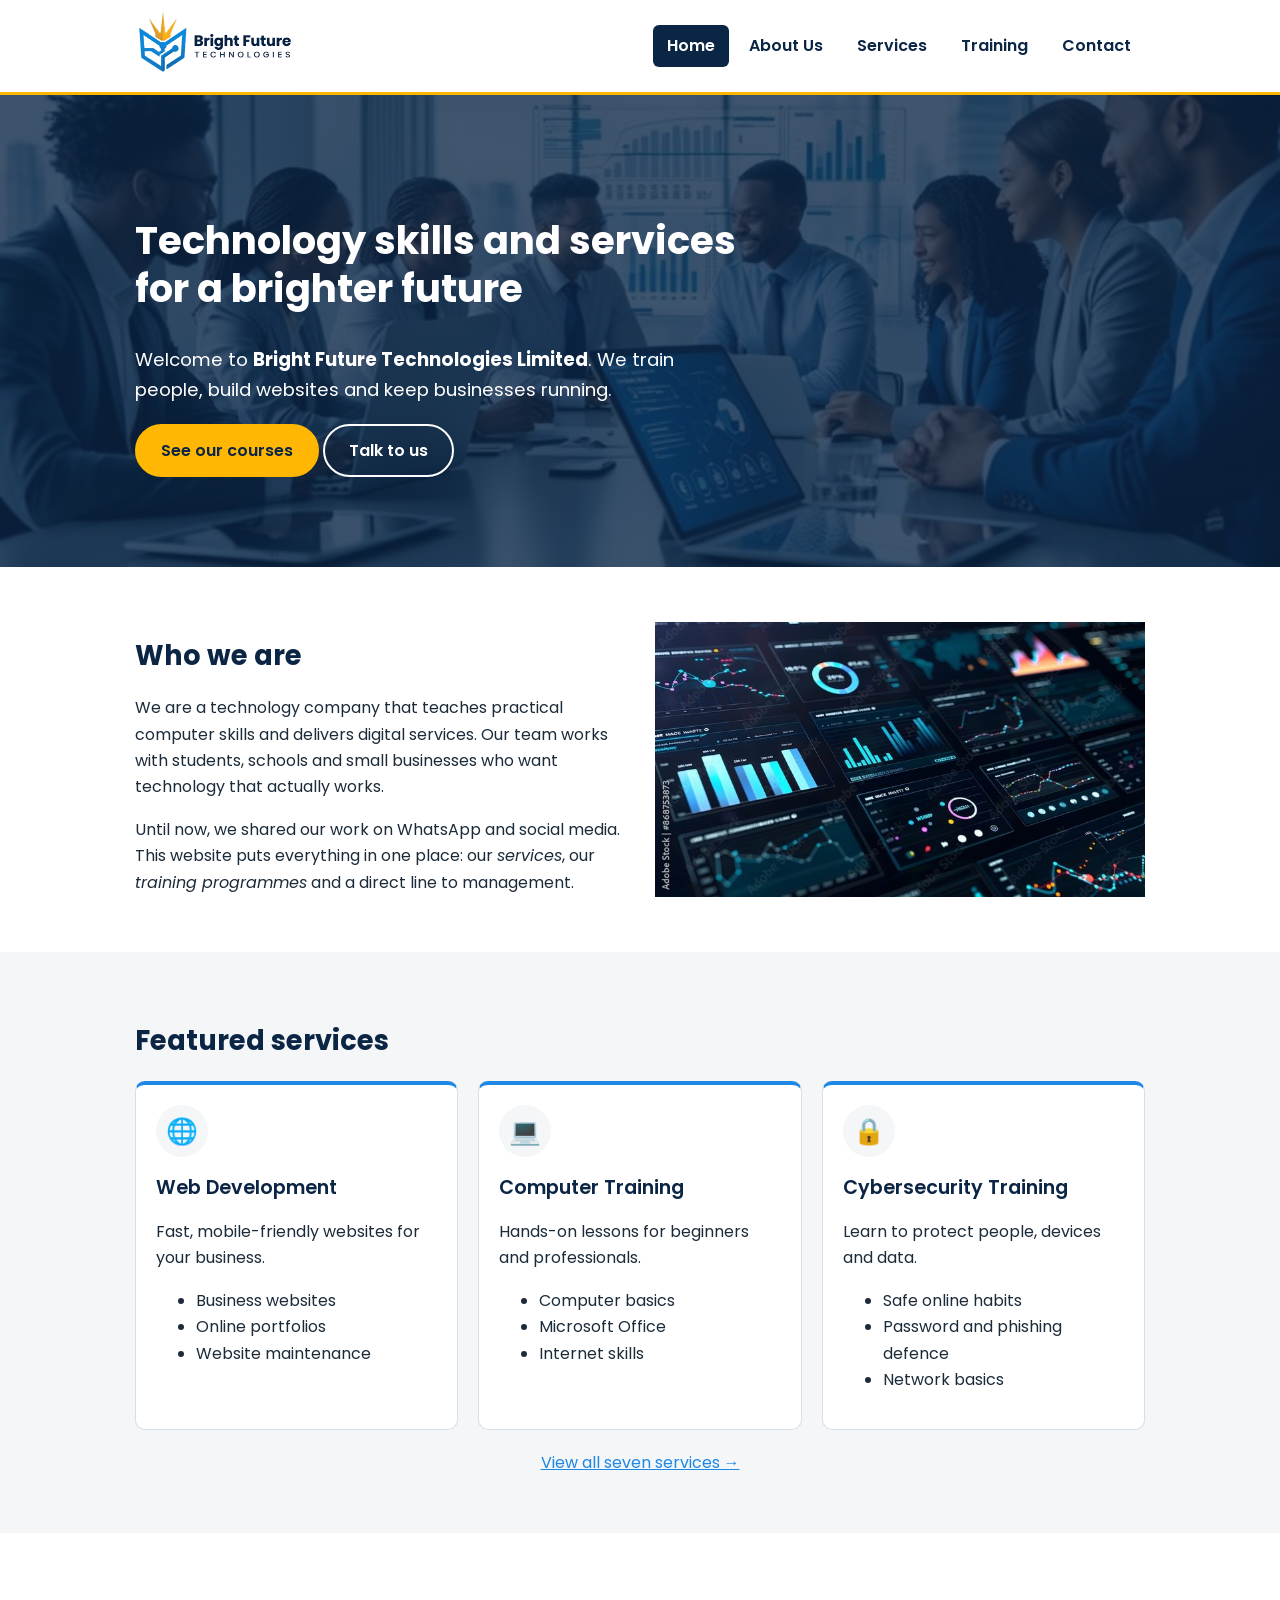
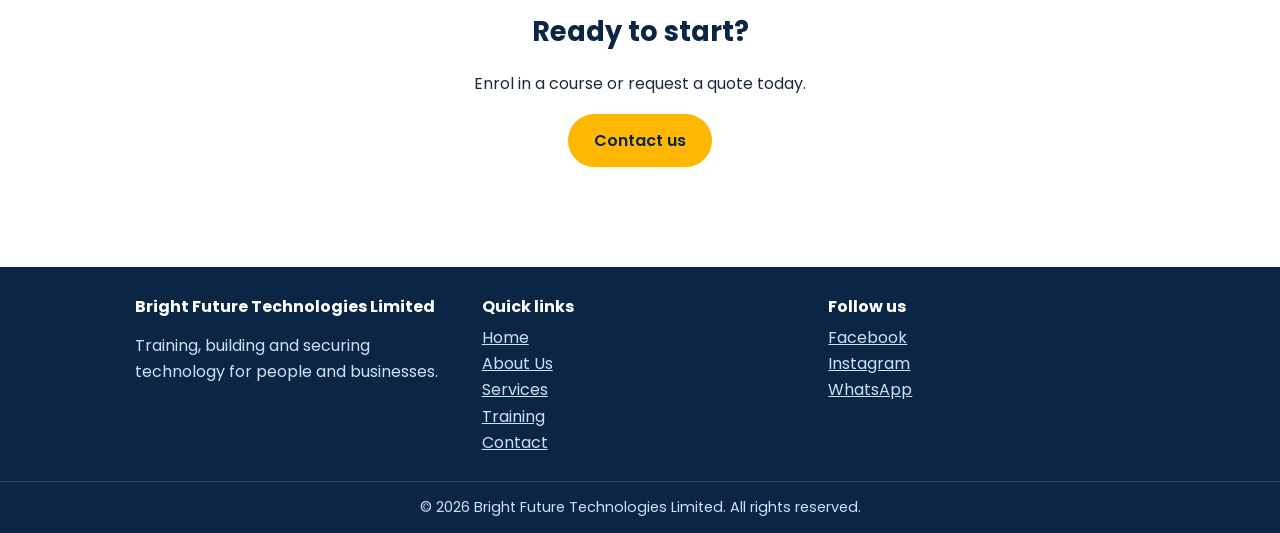
<file: index.html>
<!DOCTYPE html>
<!-- Home | Bright Future Technologies Limited -->
<html lang="en">
<head>
<meta charset="UTF-8">
<meta name="viewport" content="width=device-width, initial-scale=1.0">
<meta name="description" content="Bright Future Technologies offers computer training, web development, data analysis, graphics design, cybersecurity training, IT consultancy and repairs.">
<title>Home | Bright Future Technologies</title>
<link rel="icon" href="images/favicon.png">
<link rel="preconnect" href="https://fonts.googleapis.com">
<link href="https://fonts.googleapis.com/css2?family=Poppins:wght@400;600;700&display=swap" rel="stylesheet">
<link rel="stylesheet" href="css/style.css">
</head>
<body>
<!-- Site header and navigation (same on every page) -->
<header class="site-header">
<div class="container bar">
<a href="index.html" class="brand"><img src="images/logo.png" alt="Bright Future Technologies logo" width="160"></a>
<nav aria-label="Main navigation"><ul class="menu"><li><a href="index.html" class="active" aria-current="page">Home</a></li><li><a href="about.html">About Us</a></li><li><a href="services.html">Services</a></li><li><a href="training.html">Training</a></li><li><a href="contact.html">Contact</a></li></ul></nav>
</div>
</header>
<main>
<!-- Hero banner (ID selector + background image) -->
<section id="hero"><div class="container">
<h1>Technology skills and services for a brighter future</h1>
<p>Welcome to <strong>Bright Future Technologies Limited</strong>. We train people, build websites and keep businesses running.</p>
<a class="btn" href="training.html">See our courses</a> <a class="btn btn-light" href="contact.html">Talk to us</a>
</div></section>
<section class="container intro"><div><h2>Who we are</h2>
<p>We are a technology company that teaches practical computer skills and delivers digital services. Our team works with students, schools and small businesses who want technology that actually works.</p>
<p>Until now, we shared our work on WhatsApp and social media. This website puts everything in one place: our <em>services</em>, our <em>training programmes</em> and a direct line to management.</p></div>
<img src="images/services.jpg" alt="A customer service dashboard with sentiment analysis graphs, optimizing customer support Stock Photo" width="450" height="260"></section>
<section class="band"><div class="container"><h2>Featured services</h2>
<div class="cards"><article class="card"><span class="icon" aria-hidden="true">🌐</span><h3>Web Development</h3><p>Fast, mobile-friendly websites for your business.</p><ul><li>Business websites</li><li>Online portfolios</li><li>Website maintenance</li></ul></article><article class="card"><span class="icon" aria-hidden="true">💻</span><h3>Computer Training</h3><p>Hands-on lessons for beginners and professionals.</p><ul><li>Computer basics</li><li>Microsoft Office</li><li>Internet skills</li></ul></article><article class="card"><span class="icon" aria-hidden="true">🔒</span><h3>Cybersecurity Training</h3><p>Learn to protect people, devices and data.</p><ul><li>Safe online habits</li><li>Password and phishing defence</li><li>Network basics</li></ul></article></div>
<p class="center"><a href="services.html">View all seven services &rarr;</a></p></div></section>
<section class="container cta"><h2>Ready to start?</h2><p>Enrol in a course or request a quote today.</p><a class="btn" href="contact.html">Contact us</a></section>
</main>
<!-- Site footer -->
<footer class="site-footer">
<div class="container foot">
<div><h5>Bright Future Technologies Limited</h5><p>Training, building and securing technology for people and businesses.</p></div>
<div><h6>Quick links</h6><ul><li><a href="index.html">Home</a></li><li><a href="about.html">About Us</a></li><li><a href="services.html">Services</a></li><li><a href="training.html">Training</a></li><li><a href="contact.html">Contact</a></li></ul></div>
<div><h6>Follow us</h6><ul><li><a href="https://www.facebook.com" target="_blank" rel="noopener">Facebook</a></li><li><a href="https://www.instagram.com" target="_blank" rel="noopener">Instagram</a></li><li><a href="https://wa.me/2348000000000" target="_blank" rel="noopener">WhatsApp</a></li></ul></div>
</div>
<p class="copy">&copy; 2026 Bright Future Technologies Limited. All rights reserved.</p>
</footer>
</body>
</html>
</file>
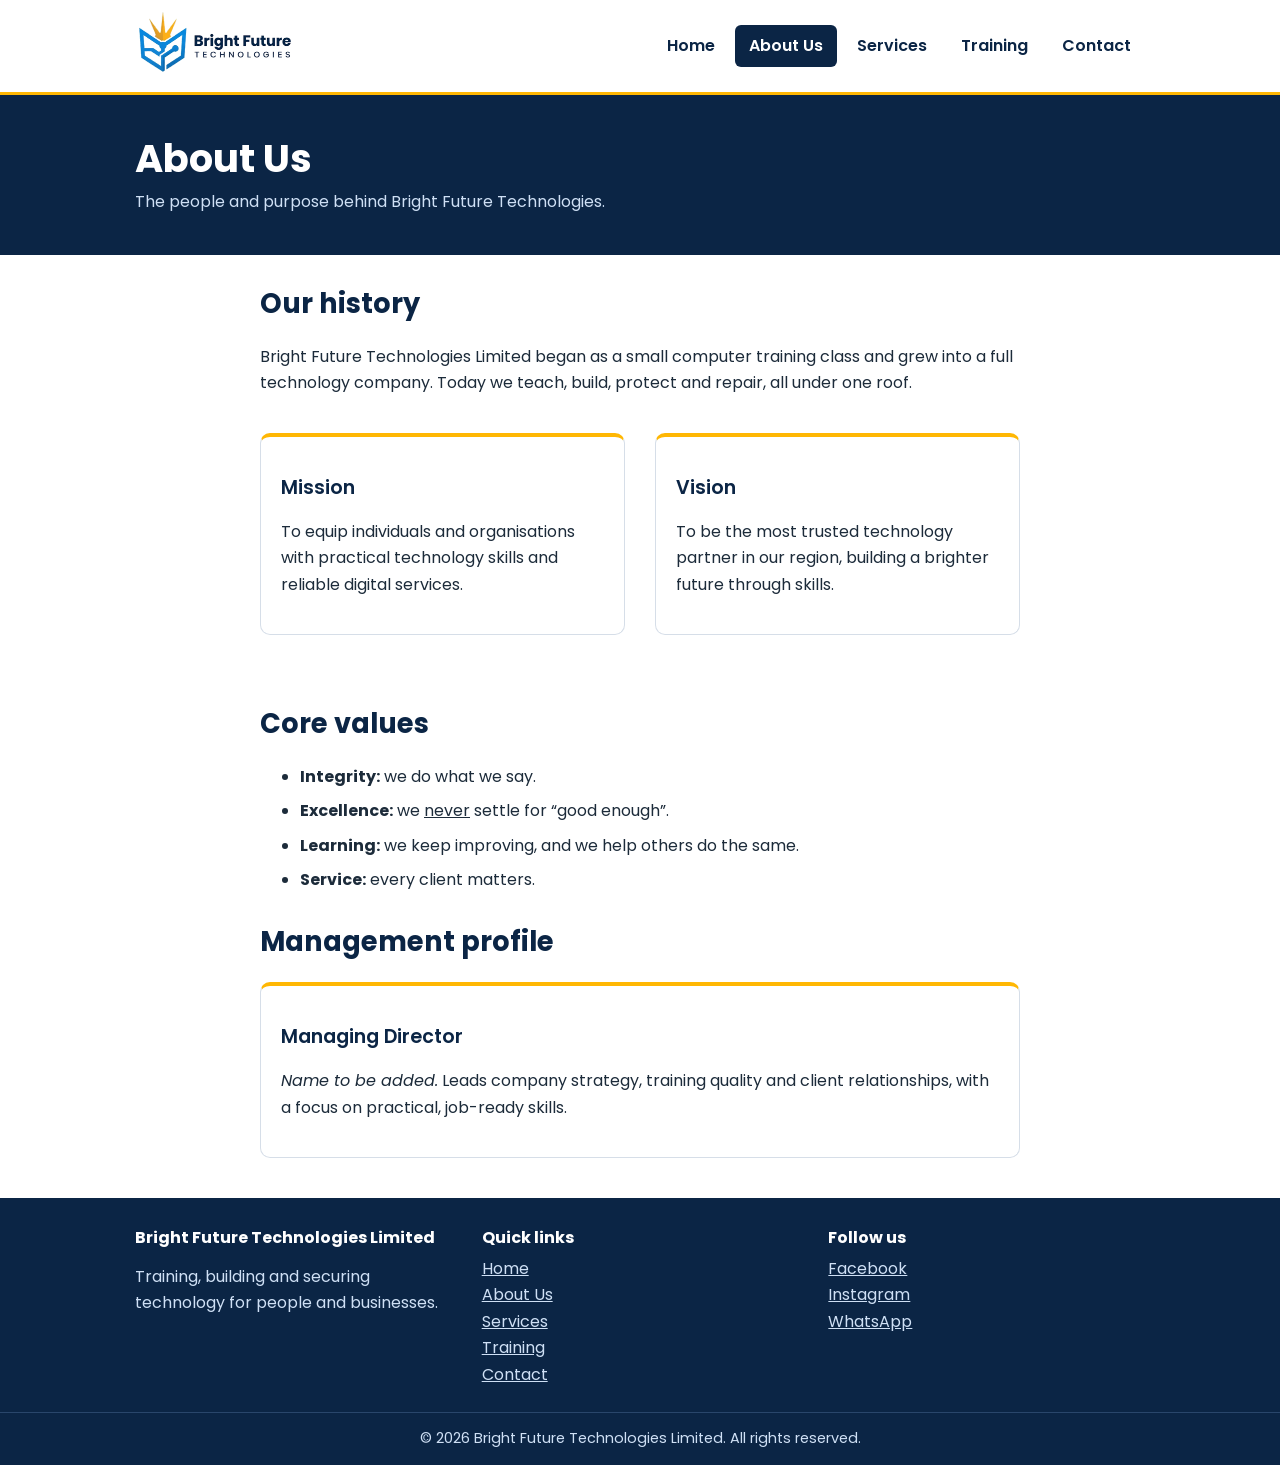
<file: about.html>
<!DOCTYPE html>
<!-- About Us | Bright Future Technologies Limited -->
<html lang="en">
<head>
<meta charset="UTF-8">
<meta name="viewport" content="width=device-width, initial-scale=1.0">
<meta name="description" content="Learn about the history, mission, vision and values of Bright Future Technologies.">
<title>About Us | Bright Future Technologies</title>
<link rel="icon" href="images/favicon.png">
<link rel="preconnect" href="https://fonts.googleapis.com">
<link href="https://fonts.googleapis.com/css2?family=Poppins:wght@400;600;700&display=swap" rel="stylesheet">
<link rel="stylesheet" href="css/style.css">
</head>
<body>
<!-- Site header and navigation (same on every page) -->
<header class="site-header">
<div class="container bar">
<a href="index.html" class="brand"><img src="images/logo.png" alt="Bright Future Technologies logo" width="160"></a>
<nav aria-label="Main navigation"><ul class="menu"><li><a href="index.html">Home</a></li><li><a href="about.html" class="active" aria-current="page">About Us</a></li><li><a href="services.html">Services</a></li><li><a href="training.html">Training</a></li><li><a href="contact.html">Contact</a></li></ul></nav>
</div>
</header>
<main>
<section class="page-title"><div class="container"><h1>About Us</h1><p>The people and purpose behind Bright Future Technologies.</p></div></section>
<section class="container narrow"><h2>Our history</h2>
<p>Bright Future Technologies Limited began as a small computer training class and grew into a full technology company. Today we teach, build, protect and repair, all under one roof.</p>
<div class="two"><article class="panel"><h3>Mission</h3><p>To equip individuals and organisations with practical technology skills and reliable digital services.</p></article>
<article class="panel"><h3>Vision</h3><p>To be the most trusted technology partner in our region, building a brighter future through skills.</p></article></div>
<h2>Core values</h2>
<ul class="values"><li><strong>Integrity:</strong> we do what we say.</li><li><strong>Excellence:</strong> we <u>never</u> settle for &ldquo;good enough&rdquo;.</li><li><strong>Learning:</strong> we keep improving, and we help others do the same.</li><li><strong>Service:</strong> every client matters.</li></ul>
<h2>Management profile</h2>
<article class="panel"><h3>Managing Director</h3><p><em>Name to be added.</em> Leads company strategy, training quality and client relationships, with a focus on practical, job-ready skills.</p></article>
</section>
</main>
<!-- Site footer -->
<footer class="site-footer">
<div class="container foot">
<div><h5>Bright Future Technologies Limited</h5><p>Training, building and securing technology for people and businesses.</p></div>
<div><h6>Quick links</h6><ul><li><a href="index.html">Home</a></li><li><a href="about.html">About Us</a></li><li><a href="services.html">Services</a></li><li><a href="training.html">Training</a></li><li><a href="contact.html">Contact</a></li></ul></div>
<div><h6>Follow us</h6><ul><li><a href="https://www.facebook.com" target="_blank" rel="noopener">Facebook</a></li><li><a href="https://www.instagram.com" target="_blank" rel="noopener">Instagram</a></li><li><a href="https://wa.me/2348000000000" target="_blank" rel="noopener">WhatsApp</a></li></ul></div>
</div>
<p class="copy">&copy; 2026 Bright Future Technologies Limited. All rights reserved.</p>
</footer>
</body>
</html>
</file>
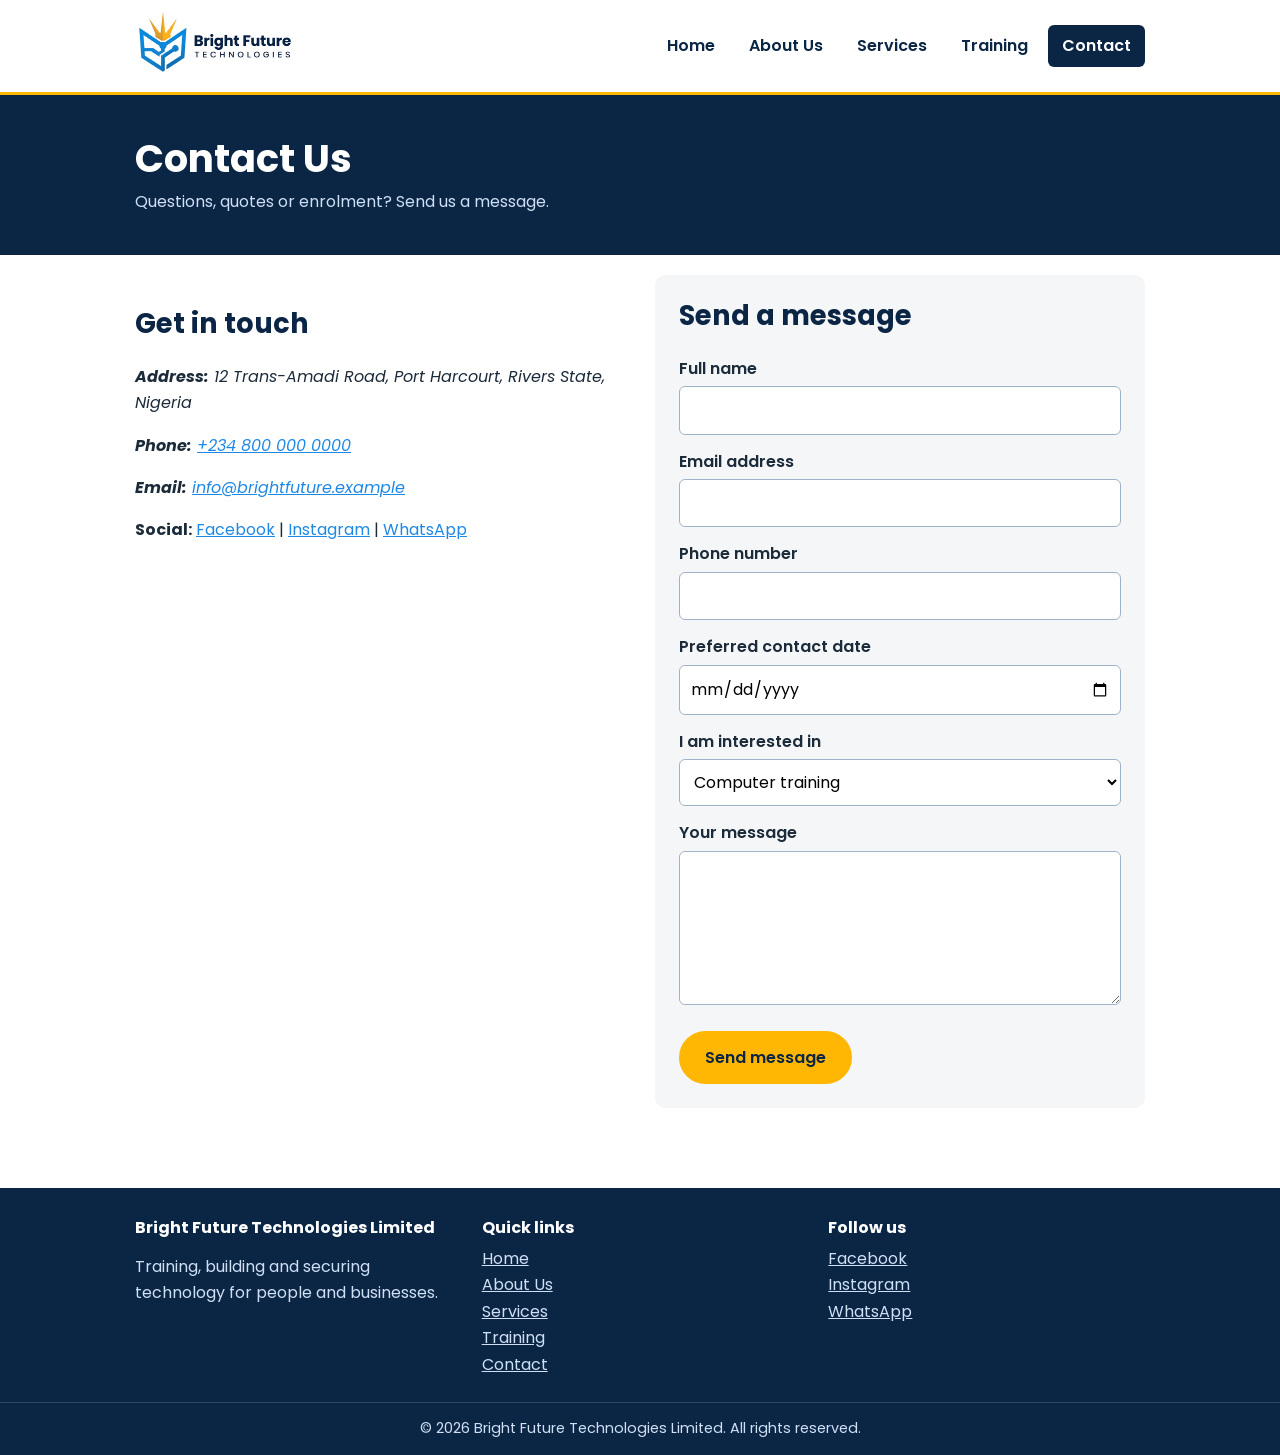
<file: contact.html>
<!DOCTYPE html>
<!-- Contact Us | Bright Future Technologies Limited -->
<html lang="en">
<head>
<meta charset="UTF-8">
<meta name="viewport" content="width=device-width, initial-scale=1.0">
<meta name="description" content="Contact Bright Future Technologies by phone, email or form.">
<title>Contact Us | Bright Future Technologies</title>
<link rel="icon" href="images/favicon.png">
<link rel="preconnect" href="https://fonts.googleapis.com">
<link href="https://fonts.googleapis.com/css2?family=Poppins:wght@400;600;700&display=swap" rel="stylesheet">
<link rel="stylesheet" href="css/style.css">
</head>
<body>
<!-- Site header and navigation (same on every page) -->
<header class="site-header">
<div class="container bar">
<a href="index.html" class="brand"><img src="images/logo.png" alt="Bright Future Technologies logo" width="160"></a>
<nav aria-label="Main navigation"><ul class="menu"><li><a href="index.html">Home</a></li><li><a href="about.html">About Us</a></li><li><a href="services.html">Services</a></li><li><a href="training.html">Training</a></li><li><a href="contact.html" class="active" aria-current="page">Contact</a></li></ul></nav>
</div>
</header>
<main>
<section class="page-title"><div class="container"><h1>Contact Us</h1><p>Questions, quotes or enrolment? Send us a message.</p></div></section>
<section class="container two">
<div><h2>Get in touch</h2>
<address><p><strong>Address:</strong> 12 Trans-Amadi Road, Port Harcourt, Rivers State, Nigeria</p>
<p><strong>Phone:</strong> <a href="tel:+2348000000000">+234 800 000 0000</a></p>
<p><strong>Email:</strong> <a href="mailto:info@brightfuture.example">info@brightfuture.example</a></p></address>
<p><strong>Social:</strong> <a href="https://www.facebook.com" target="_blank" rel="noopener">Facebook</a> | <a href="https://www.instagram.com" target="_blank" rel="noopener">Instagram</a> | <a href="https://wa.me/2348000000000" target="_blank" rel="noopener">WhatsApp</a></p>
<iframe title="Map showing Port Harcourt" src="https://www.google.com/maps?q=Port+Harcourt,+Nigeria&amp;output=embed" width="100%" height="260" loading="lazy"></iframe></div>
<form id="contact-form" action="#" method="post">
<h2>Send a message</h2>
<!-- Front-end demo only: no backend, so nothing is actually sent -->
<label for="name">Full name</label><input type="text" id="name" name="name" required>
<label for="email">Email address</label><input type="email" id="email" name="email" required>
<label for="phone">Phone number</label><input type="tel" id="phone" name="phone">
<label for="date">Preferred contact date</label><input type="date" id="date" name="date">
<label for="topic">I am interested in</label>
<select id="topic" name="topic"><option>Computer training</option><option>Web development</option><option>Data analysis</option><option>Graphics design</option><option>Cybersecurity training</option><option>IT consultancy</option><option>Computer repairs</option></select>
<label for="msg">Your message</label><textarea id="msg" name="msg" rows="5" required></textarea>
<button type="submit" class="btn">Send message</button>
</form></section>
</main>
<!-- Site footer -->
<footer class="site-footer">
<div class="container foot">
<div><h5>Bright Future Technologies Limited</h5><p>Training, building and securing technology for people and businesses.</p></div>
<div><h6>Quick links</h6><ul><li><a href="index.html">Home</a></li><li><a href="about.html">About Us</a></li><li><a href="services.html">Services</a></li><li><a href="training.html">Training</a></li><li><a href="contact.html">Contact</a></li></ul></div>
<div><h6>Follow us</h6><ul><li><a href="https://www.facebook.com" target="_blank" rel="noopener">Facebook</a></li><li><a href="https://www.instagram.com" target="_blank" rel="noopener">Instagram</a></li><li><a href="https://wa.me/2348000000000" target="_blank" rel="noopener">WhatsApp</a></li></ul></div>
</div>
<p class="copy">&copy; 2026 Bright Future Technologies Limited. All rights reserved.</p>
</footer>
</body>
</html>
</file>
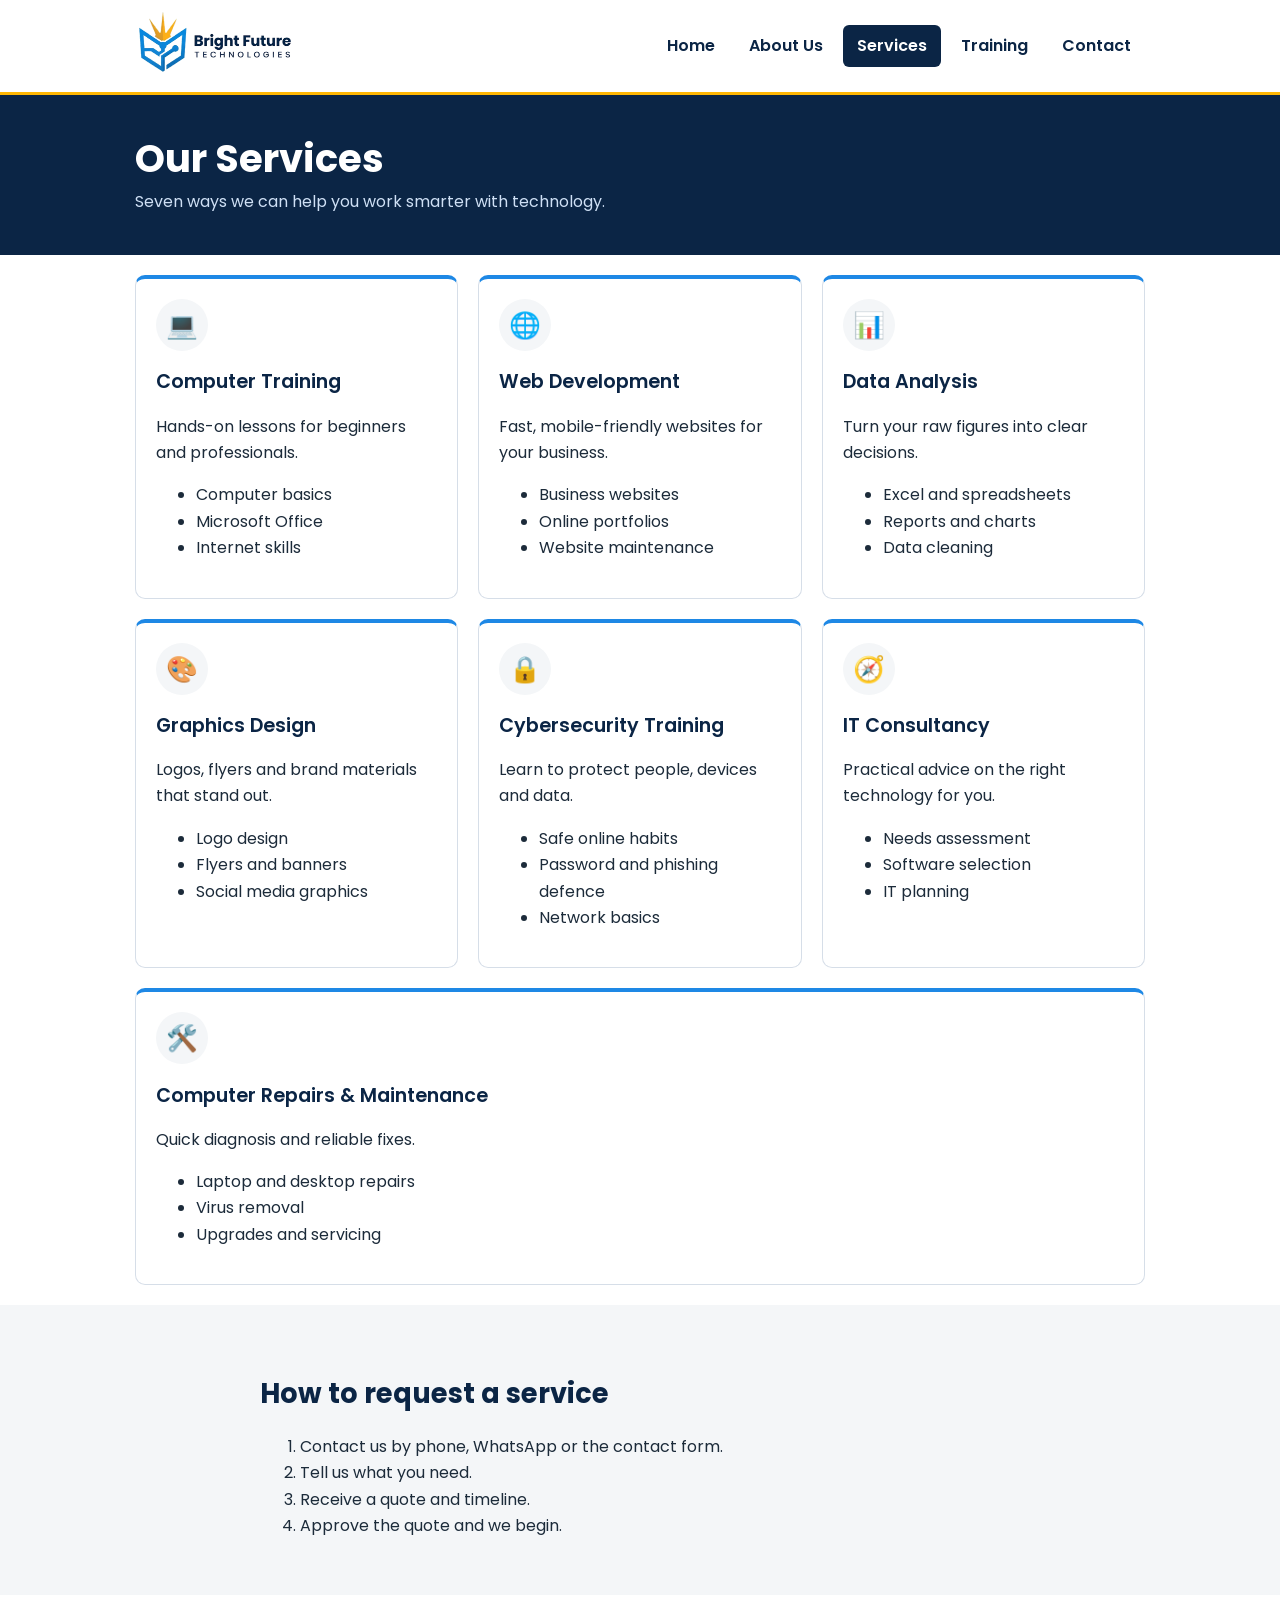
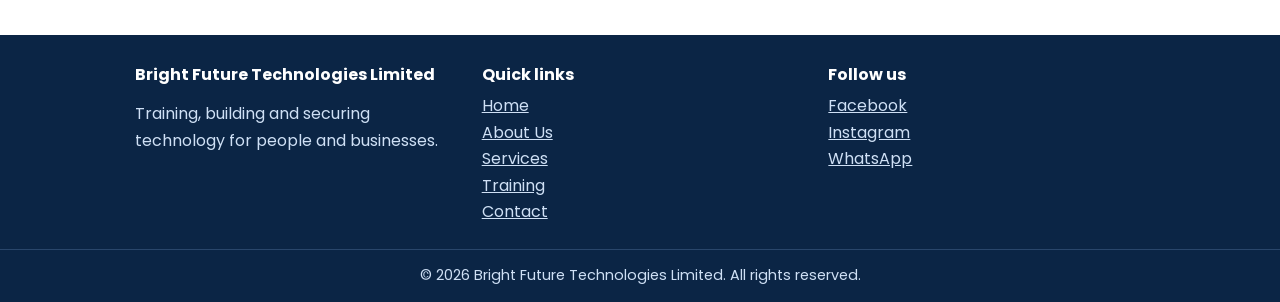
<file: services.html>
<!DOCTYPE html>
<!-- Our Services | Bright Future Technologies Limited -->
<html lang="en">
<head>
<meta charset="UTF-8">
<meta name="viewport" content="width=device-width, initial-scale=1.0">
<meta name="description" content="Seven technology services from Bright Future Technologies Limited.">
<title>Our Services | Bright Future Technologies</title>
<link rel="icon" href="images/favicon.png">
<link rel="preconnect" href="https://fonts.googleapis.com">
<link href="https://fonts.googleapis.com/css2?family=Poppins:wght@400;600;700&display=swap" rel="stylesheet">
<link rel="stylesheet" href="css/style.css">
</head>
<body>
<!-- Site header and navigation (same on every page) -->
<header class="site-header">
<div class="container bar">
<a href="index.html" class="brand"><img src="images/logo.png" alt="Bright Future Technologies logo" width="160"></a>
<nav aria-label="Main navigation"><ul class="menu"><li><a href="index.html">Home</a></li><li><a href="about.html">About Us</a></li><li><a href="services.html" class="active" aria-current="page">Services</a></li><li><a href="training.html">Training</a></li><li><a href="contact.html">Contact</a></li></ul></nav>
</div>
</header>
<main>
<section class="page-title"><div class="container"><h1>Our Services</h1><p>Seven ways we can help you work smarter with technology.</p></div></section>
<section class="container"><div class="cards"><article class="card"><span class="icon" aria-hidden="true">💻</span><h3>Computer Training</h3><p>Hands-on lessons for beginners and professionals.</p><ul><li>Computer basics</li><li>Microsoft Office</li><li>Internet skills</li></ul></article><article class="card"><span class="icon" aria-hidden="true">🌐</span><h3>Web Development</h3><p>Fast, mobile-friendly websites for your business.</p><ul><li>Business websites</li><li>Online portfolios</li><li>Website maintenance</li></ul></article><article class="card"><span class="icon" aria-hidden="true">📊</span><h3>Data Analysis</h3><p>Turn your raw figures into clear decisions.</p><ul><li>Excel and spreadsheets</li><li>Reports and charts</li><li>Data cleaning</li></ul></article><article class="card"><span class="icon" aria-hidden="true">🎨</span><h3>Graphics Design</h3><p>Logos, flyers and brand materials that stand out.</p><ul><li>Logo design</li><li>Flyers and banners</li><li>Social media graphics</li></ul></article><article class="card"><span class="icon" aria-hidden="true">🔒</span><h3>Cybersecurity Training</h3><p>Learn to protect people, devices and data.</p><ul><li>Safe online habits</li><li>Password and phishing defence</li><li>Network basics</li></ul></article><article class="card"><span class="icon" aria-hidden="true">🧭</span><h3>IT Consultancy</h3><p>Practical advice on the right technology for you.</p><ul><li>Needs assessment</li><li>Software selection</li><li>IT planning</li></ul></article><article class="card"><span class="icon" aria-hidden="true">🛠️</span><h3>Computer Repairs &amp; Maintenance</h3><p>Quick diagnosis and reliable fixes.</p><ul><li>Laptop and desktop repairs</li><li>Virus removal</li><li>Upgrades and servicing</li></ul></article></div></section>
<section class="band"><div class="container narrow"><h2>How to request a service</h2>
<ol><li>Contact us by phone, WhatsApp or the contact form.</li><li>Tell us what you need.</li><li>Receive a quote and timeline.</li><li>Approve the quote and we begin.</li></ol></div></section>
</main>
<!-- Site footer -->
<footer class="site-footer">
<div class="container foot">
<div><h5>Bright Future Technologies Limited</h5><p>Training, building and securing technology for people and businesses.</p></div>
<div><h6>Quick links</h6><ul><li><a href="index.html">Home</a></li><li><a href="about.html">About Us</a></li><li><a href="services.html">Services</a></li><li><a href="training.html">Training</a></li><li><a href="contact.html">Contact</a></li></ul></div>
<div><h6>Follow us</h6><ul><li><a href="https://www.facebook.com" target="_blank" rel="noopener">Facebook</a></li><li><a href="https://www.instagram.com" target="_blank" rel="noopener">Instagram</a></li><li><a href="https://wa.me/2348000000000" target="_blank" rel="noopener">WhatsApp</a></li></ul></div>
</div>
<p class="copy">&copy; 2026 Bright Future Technologies Limited. All rights reserved.</p>
</footer>
</body>
</html>
</file>
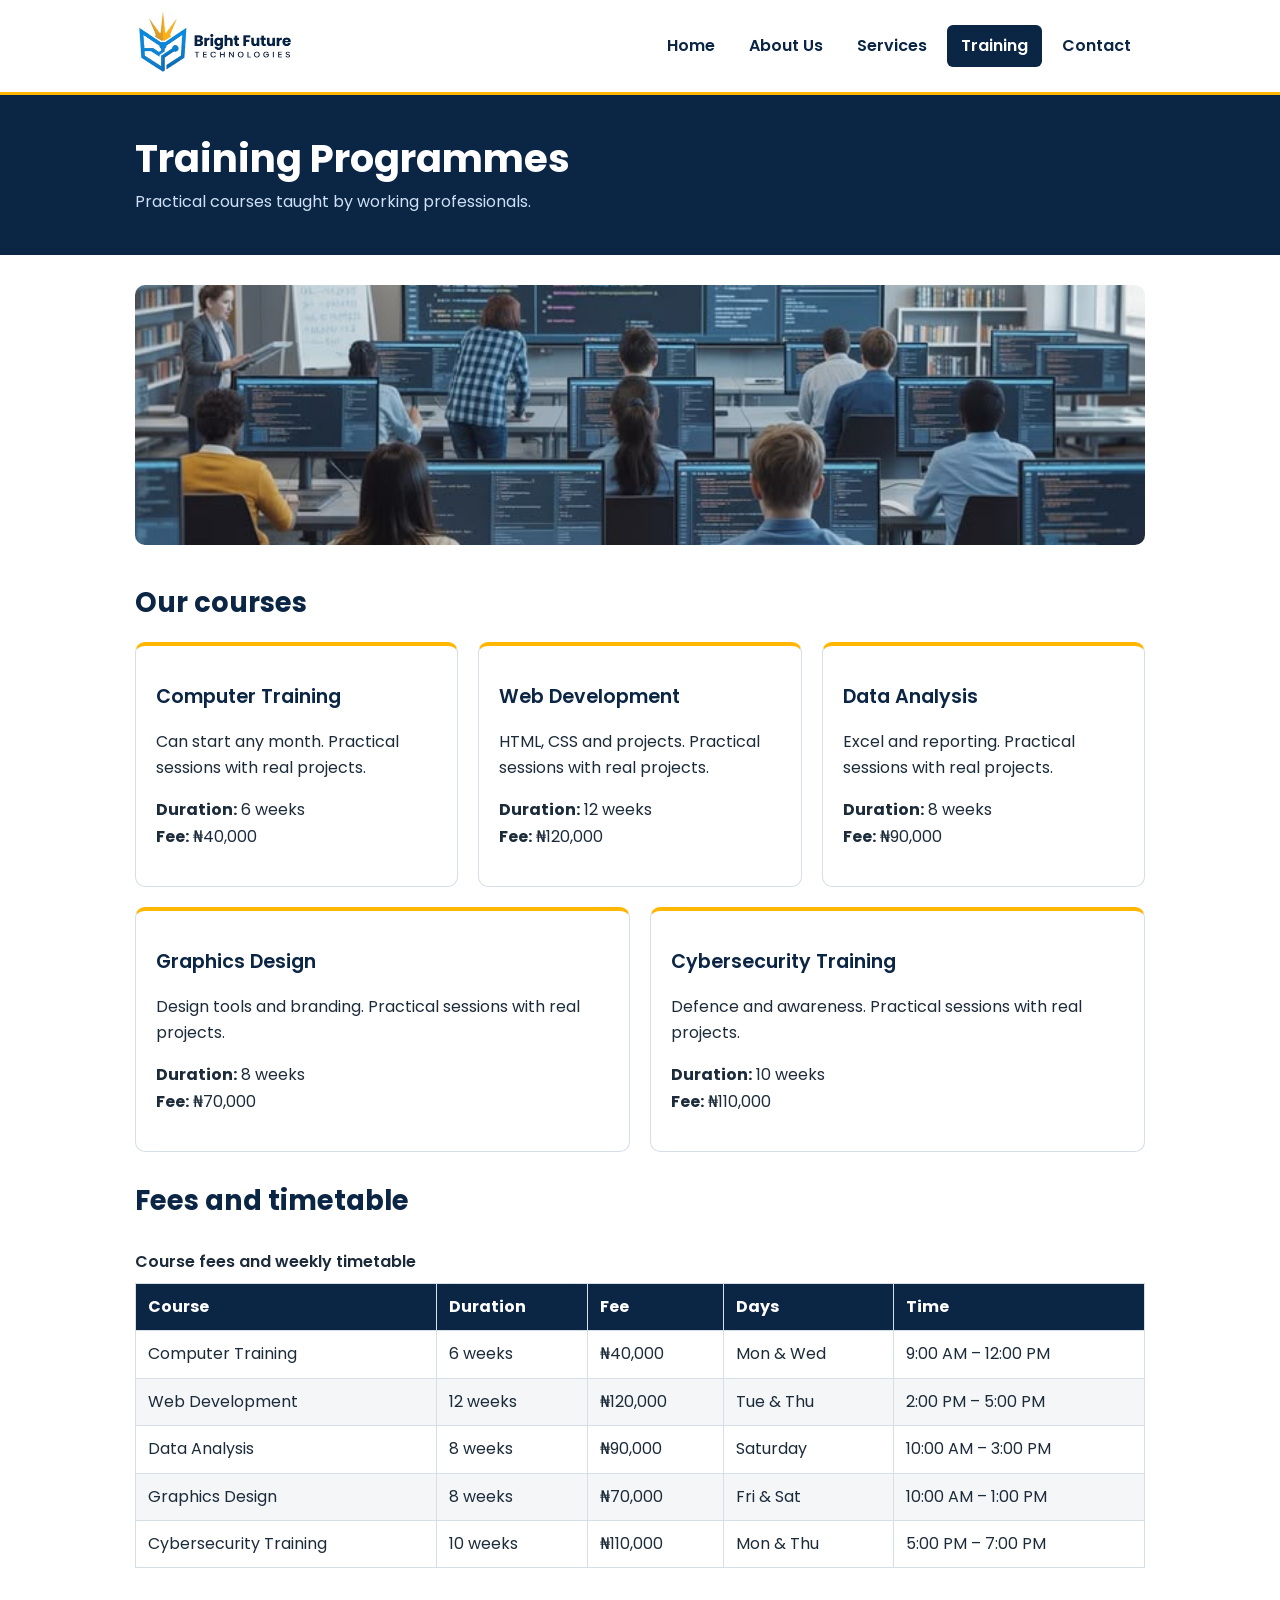
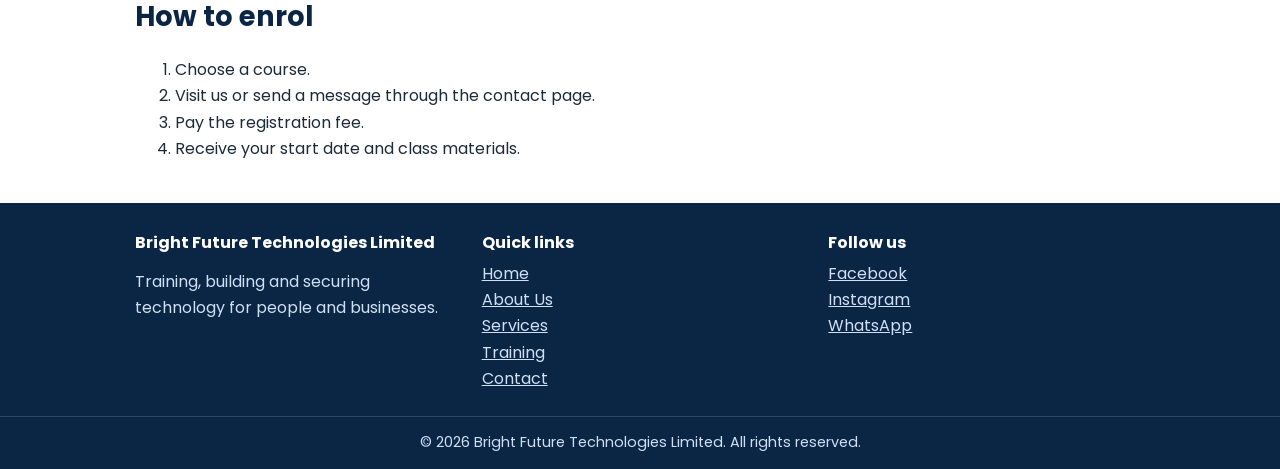
<file: training.html>
<!DOCTYPE html>
<!-- Training Programmes | Bright Future Technologies Limited -->
<html lang="en">
<head>
<meta charset="UTF-8">
<meta name="viewport" content="width=device-width, initial-scale=1.0">
<meta name="description" content="Courses, fees and timetable at Bright Future Technologies.">
<title>Training Programmes | Bright Future Technologies</title>
<link rel="icon" href="images/favicon.png">
<link rel="preconnect" href="https://fonts.googleapis.com">
<link href="https://fonts.googleapis.com/css2?family=Poppins:wght@400;600;700&display=swap" rel="stylesheet">
<link rel="stylesheet" href="css/style.css">
</head>
<body>
<!-- Site header and navigation (same on every page) -->
<header class="site-header">
<div class="container bar">
<a href="index.html" class="brand"><img src="images/logo.png" alt="Bright Future Technologies logo" width="160"></a>
<nav aria-label="Main navigation"><ul class="menu"><li><a href="index.html">Home</a></li><li><a href="about.html">About Us</a></li><li><a href="services.html">Services</a></li><li><a href="training.html" class="active" aria-current="page">Training</a></li><li><a href="contact.html">Contact</a></li></ul></nav>
</div>
</header>
<main>
<section class="page-title"><div class="container"><h1>Training Programmes</h1><p>Practical courses taught by working professionals.</p></div></section>
<section class="container"><img class="wide" src="images/training.jpg" alt="Students learning on laptops in a training class" width="900" height="300"><h2>Our courses</h2>
<div class="cards"><article class="panel"><h3>Computer Training</h3><p>Can start any month. Practical sessions with real projects.</p><p><strong>Duration:</strong> 6 weeks<br><strong>Fee:</strong> &#8358;40,000</p></article><article class="panel"><h3>Web Development</h3><p>HTML, CSS and projects. Practical sessions with real projects.</p><p><strong>Duration:</strong> 12 weeks<br><strong>Fee:</strong> &#8358;120,000</p></article><article class="panel"><h3>Data Analysis</h3><p>Excel and reporting. Practical sessions with real projects.</p><p><strong>Duration:</strong> 8 weeks<br><strong>Fee:</strong> &#8358;90,000</p></article><article class="panel"><h3>Graphics Design</h3><p>Design tools and branding. Practical sessions with real projects.</p><p><strong>Duration:</strong> 8 weeks<br><strong>Fee:</strong> &#8358;70,000</p></article><article class="panel"><h3>Cybersecurity Training</h3><p>Defence and awareness. Practical sessions with real projects.</p><p><strong>Duration:</strong> 10 weeks<br><strong>Fee:</strong> &#8358;110,000</p></article></div>
<h2>Fees and timetable</h2>
<div class="scroll"><table><caption>Course fees and weekly timetable</caption><thead><tr><th scope="col">Course</th><th scope="col">Duration</th><th scope="col">Fee</th><th scope="col">Days</th><th scope="col">Time</th></tr></thead><tbody><tr><td>Computer Training</td><td>6 weeks</td><td>&#8358;40,000</td><td>Mon &amp; Wed</td><td>9:00 AM &ndash; 12:00 PM</td></tr><tr><td>Web Development</td><td>12 weeks</td><td>&#8358;120,000</td><td>Tue &amp; Thu</td><td>2:00 PM &ndash; 5:00 PM</td></tr><tr><td>Data Analysis</td><td>8 weeks</td><td>&#8358;90,000</td><td>Saturday</td><td>10:00 AM &ndash; 3:00 PM</td></tr><tr><td>Graphics Design</td><td>8 weeks</td><td>&#8358;70,000</td><td>Fri &amp; Sat</td><td>10:00 AM &ndash; 1:00 PM</td></tr><tr><td>Cybersecurity Training</td><td>10 weeks</td><td>&#8358;110,000</td><td>Mon &amp; Thu</td><td>5:00 PM &ndash; 7:00 PM</td></tr></tbody></table></div>
<h2>How to enrol</h2><ol><li>Choose a course.</li><li>Visit us or send a message through the contact page.</li><li>Pay the registration fee.</li><li>Receive your start date and class materials.</li></ol></section>
</main>
<!-- Site footer -->
<footer class="site-footer">
<div class="container foot">
<div><h5>Bright Future Technologies Limited</h5><p>Training, building and securing technology for people and businesses.</p></div>
<div><h6>Quick links</h6><ul><li><a href="index.html">Home</a></li><li><a href="about.html">About Us</a></li><li><a href="services.html">Services</a></li><li><a href="training.html">Training</a></li><li><a href="contact.html">Contact</a></li></ul></div>
<div><h6>Follow us</h6><ul><li><a href="https://www.facebook.com" target="_blank" rel="noopener">Facebook</a></li><li><a href="https://www.instagram.com" target="_blank" rel="noopener">Instagram</a></li><li><a href="https://wa.me/2348000000000" target="_blank" rel="noopener">WhatsApp</a></li></ul></div>
</div>
<p class="copy">&copy; 2026 Bright Future Technologies Limited. All rights reserved.</p>
</footer>
</body>
</html>
</file>
<file: css/style.css>
/* Bright Future Technologies - main stylesheet */
:root{--navy:#0B2545;--blue:#1E88E5;--gold:#FFB703;--mist:#F4F6F8;--ink:#1c2b3a}
*{box-sizing:border-box} /* box model: width includes padding and border */
body{margin:0;font-family:"Poppins",Arial,sans-serif;font-size:16px;color:var(--ink);line-height:1.65;background:#fff}
h1,h2,h3,h5,h6{color:var(--navy);line-height:1.25}
h1{font-size:2.4rem;font-weight:700}h2{font-size:1.7rem;margin-top:2rem}h3{font-size:1.2rem;font-weight:600}
a{color:var(--blue)}a:hover,a:focus{color:var(--navy)}
img{max-width:100%;height:auto}
.container{max-width:1050px;margin:0 auto;padding:0 20px}
.narrow{max-width:800px}.center{text-align:center}

/* Header and nav (flexbox) */
.site-header{background:#fff;border-bottom:3px solid var(--gold);position:sticky;top:0;z-index:5}
.bar{display:flex;align-items:center;justify-content:space-between;flex-wrap:wrap;gap:10px;padding-top:8px;padding-bottom:8px}
.menu{display:flex;gap:6px;list-style:none;margin:0;padding:0;flex-wrap:wrap}
.menu a{display:block;padding:8px 14px;border-radius:6px;color:var(--navy);text-decoration:none;font-weight:600}
.menu a:hover,.menu a:focus,.menu a.active{background:var(--navy);color:#fff}

/* Hero (background image) */
#hero{background:linear-gradient(rgba(11,37,69,.78),rgba(11,37,69,.78)),url("../images/banner.jpg") center/cover,var(--navy);color:#fff;padding:90px 0}
#hero h1{color:#fff;max-width:640px}#hero p{max-width:560px;font-size:1.15rem}
.page-title{background:var(--navy);color:#fff;padding:40px 0}.page-title h1{color:#fff;margin:0}.page-title p{margin:6px 0 0;color:#cfe0f5}

/* Buttons */
.btn{display:inline-block;background:var(--gold);color:var(--navy);padding:12px 24px;border:2px solid var(--gold);border-radius:30px;font:600 1rem "Poppins",Arial,sans-serif;text-decoration:none;cursor:pointer}
.btn:hover,.btn:focus{background:var(--navy);color:#fff;border-color:#fff}
.btn-light{background:transparent;color:#fff;border-color:#fff}
.btn-light:hover,.btn-light:focus{background:#fff;color:var(--navy)}

/* Layout blocks */
.intro{display:flex;gap:30px;align-items:center;padding-top:40px;padding-bottom:40px}.intro>*{flex:1}
.band{background:var(--mist);padding:40px 0}
.cta{text-align:center;padding-top:50px;padding-bottom:60px}
.two{display:flex;gap:30px;flex-wrap:wrap;padding-top:20px;padding-bottom:40px}.two>*{flex:1 1 320px}
.cards{display:flex;flex-wrap:wrap;gap:20px;margin:20px 0}
.card,.panel{flex:1 1 280px;background:#fff;border:1px solid #d6dee8;border-top:4px solid var(--blue);border-radius:10px;padding:20px;margin:0}
.panel{border-top-color:var(--gold)}
.icon{display:inline-block;width:52px;height:52px;line-height:52px;text-align:center;font-size:1.6rem;background:var(--mist);border-radius:50%}
.values li{margin-bottom:8px}
.wide{width:100%;height:260px;object-fit:cover;border-radius:10px;margin-top:30px}

/* Tables */
.scroll{overflow-x:auto}
table{width:100%;border-collapse:collapse}caption{text-align:left;font-weight:600;padding:8px 0}
th,td{border:1px solid #d6dee8;padding:10px 12px;text-align:left}
thead th{background:var(--navy);color:#fff}tbody tr:nth-child(even){background:var(--mist)}tbody tr:hover{background:#e3effc}

/* Form */
#contact-form{background:var(--mist);padding:24px;border-radius:10px}
#contact-form h2{margin-top:0}
label{display:block;margin:14px 0 4px;font-weight:600}
input,select,textarea{width:100%;padding:10px;border:1px solid #9fb3c8;border-radius:6px;font:inherit;background:#fff}
input:focus,select:focus,textarea:focus{outline:3px solid var(--gold);border-color:var(--navy)}
#contact-form .btn{margin-top:18px}
iframe{border:0;border-radius:10px}

/* Footer */
.site-footer{background:var(--navy);color:#cfe0f5;margin-top:40px;padding-top:30px}
.site-footer h5,.site-footer h6{color:#fff;margin:0 0 8px;font-size:1rem}
.site-footer ul{list-style:none;margin:0;padding:0}.site-footer a{color:#cfe0f5}.site-footer a:hover,.site-footer a:focus{color:var(--gold)}
.foot{display:flex;gap:30px;flex-wrap:wrap}.foot>*{flex:1 1 200px}
.copy{text-align:center;border-top:1px solid #29466b;margin:24px 0 0;padding:14px;font-size:.9rem}

/* Responsive (media query) */
@media (max-width:700px){
h1{font-size:1.8rem}#hero{padding:60px 0}
.bar{flex-direction:column}.menu{justify-content:center}
.intro{flex-direction:column}
}

/* Hover float effect: lift and shadow on clickable items */
.btn,.menu a,.card,.panel,.brand{
  transition:transform .25s ease,box-shadow .25s ease,background .25s ease,color .25s ease;
}
.btn:hover,.btn:focus{
  transform:translateY(-4px);
  box-shadow:0 8px 18px rgba(11,37,69,.35);
}
.menu a:hover,.menu a:focus{
  transform:translateY(-3px);
  box-shadow:0 6px 14px rgba(11,37,69,.3);
}
.card:hover,.panel:hover{
  transform:translateY(-6px);
  box-shadow:0 12px 24px rgba(11,37,69,.22);
}
.brand:hover img{transform:scale(1.04)}
.brand img{transition:transform .25s ease}

/* Respect users who prefer less motion */
@media (prefers-reduced-motion:reduce){
  .btn,.menu a,.card,.panel,.brand img{transition:none}
  .btn:hover,.menu a:hover,.card:hover,.panel:hover,.brand:hover img{transform:none}
}
</file>
